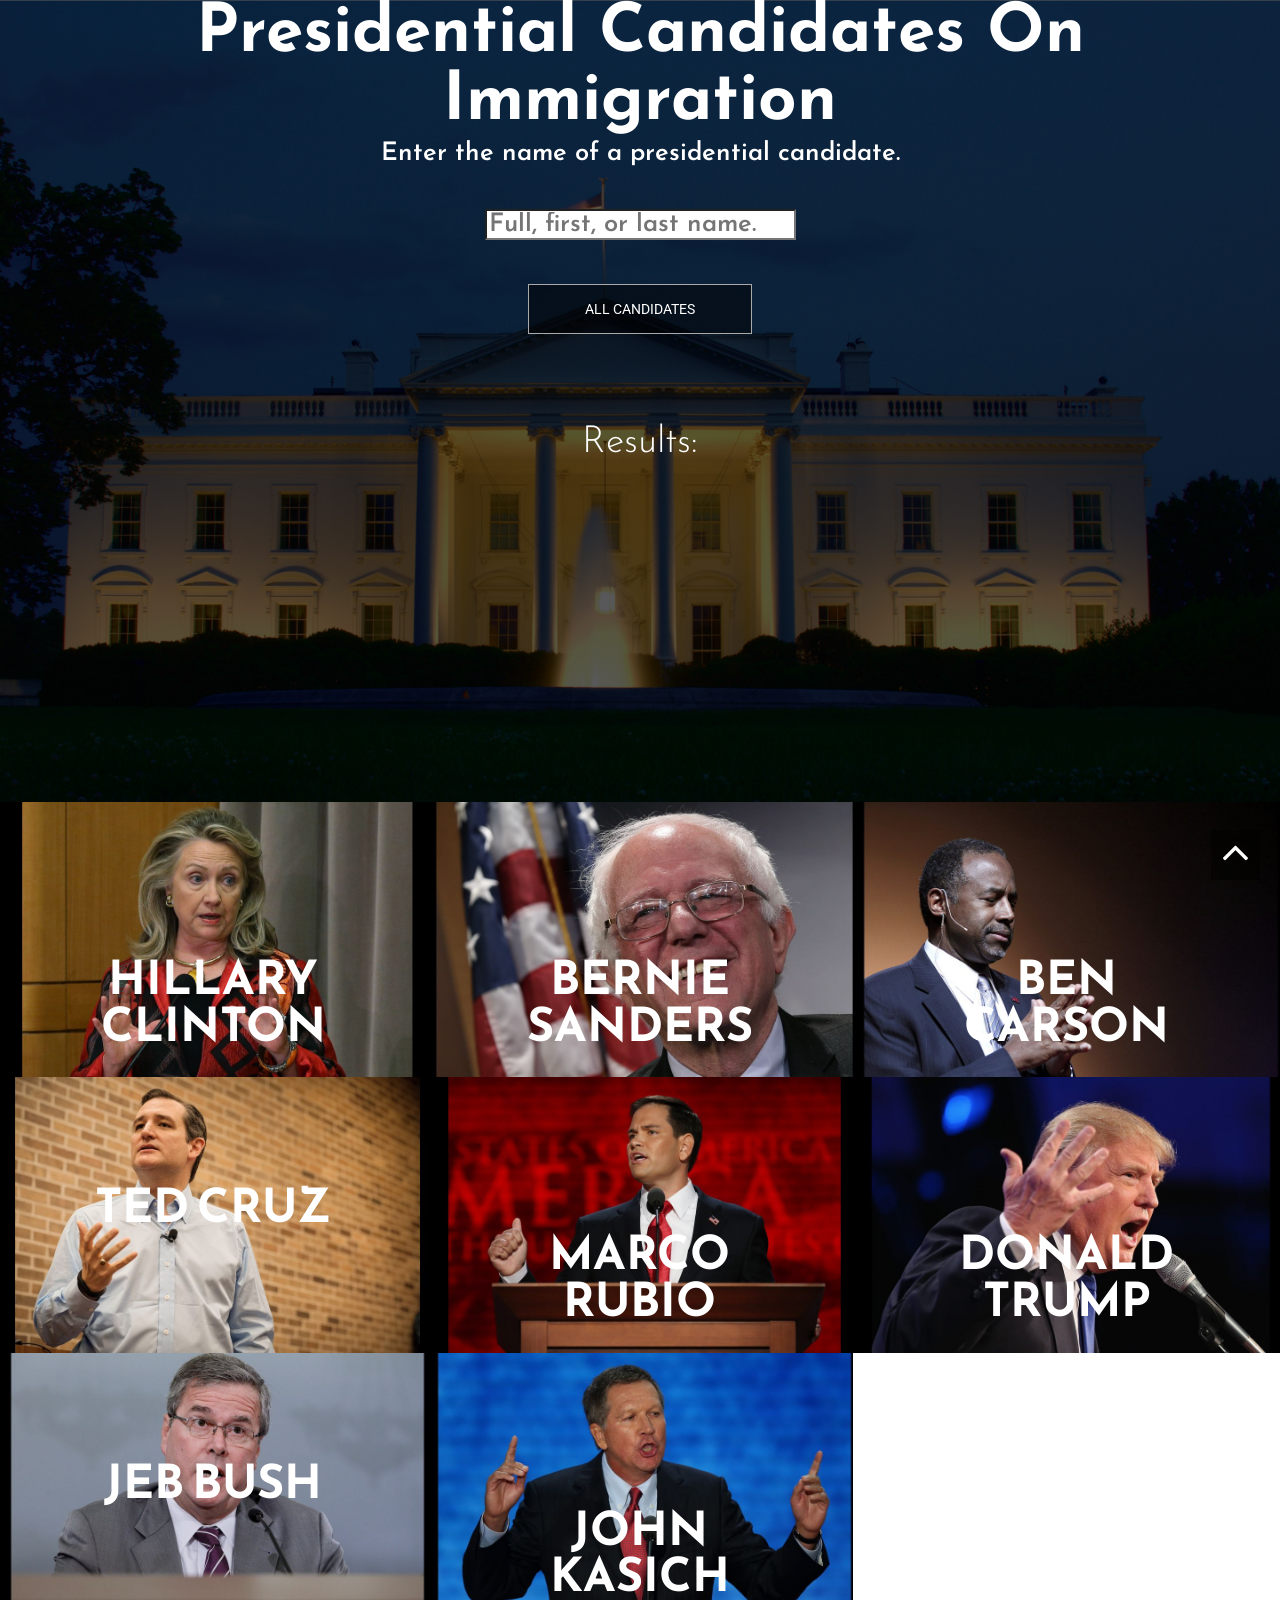
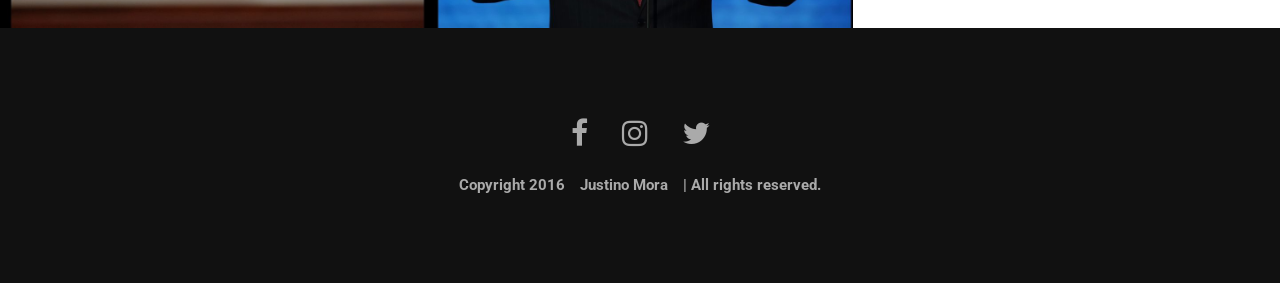
<file: index.html>
<!DOCTYPE html>
<html lang="en">
<head>
<meta charset="UTF-8" />
<meta http-equiv="Content-Type" content="text/html; charset=utf-8" />
<meta name="viewport" content="width=device-width, initial-scale=1, maximum-scale=1, user-scalable=no">
<title>Push4Reform: Presidential Candidates on Immigration</title>

<!-- Google fonts -->
<link href='http://fonts.googleapis.com/css?family=Roboto:400,300,700' rel='stylesheet' type='text/css'>
<link href='http://fonts.googleapis.com/css?family=Josefin+Sans:600' rel='stylesheet' type='text/css'>

<!-- font awesome -->
<link href="//maxcdn.bootstrapcdn.com/font-awesome/4.2.0/css/font-awesome.min.css" rel="stylesheet">

<!-- bootstrap -->
<link rel="stylesheet" href="assets/bootstrap/css/bootstrap.min.css" />

<!-- animate.css -->
<link rel="stylesheet" href="assets/animate/animate.css" />
<link rel="stylesheet" href="assets/animate/set.css" />

<!-- gallery -->
<link rel="stylesheet" href="assets/gallery/blueimp-gallery.min.css">

<!-- favicon -->
<link rel="shortcut icon" href="images/favicon.jpg" type="image/x-icon">
<link rel="icon" href="images/favicon.jpg" type="image/x-icon">


<link rel="stylesheet" href="assets/style.css">

<!-- my styles --> 
<link rel="stylesheet" href="mystyle.css">
</head>

<body>


<div id="home">
<!-- Slider Starts -->


<div class="banner">
          
          <div >  <!--class="caption" --> 
            <div class="caption-wrapper"> <!--  --> 
              <div class="caption-info">     <!-- -->          
              

              <div id="searchArea"> 
			    <h1 class="animated bounceInUp"><label for="search">Presidential Candidates on Immigration</label></h1>
			    <p class="animated bounceInLeft">Enter the name of a presidential candidate.</p>
			    <div class="animated bounceInUp"> <p><input type="search" name="search" id="search" placeholder="Full, first, or last name. "/></p></div>



				<div class="animated bounceInDown"><a href="#works" class="btn btn-default explore">All Candidates</a></div>
			</div>
              </div>
            </div>
          </div>
</div>

<!-- #Slider Ends -->
</div>

<!-- WORK ON THIS to display search results --> 			    	


<div id="testimonials" class="container spacer ">
	<h2 class="text-center  wowload fadeInUp">Results: </h2>
  <div class="clearfix">    
    <div class="col-sm-6 col-sm-offset-3">


    
    

		    <div id="carousel-testimonials" class="carousel slide testimonails  wowload fadeInRight" data-ride="carousel">
		    

		    


			     <div id="update"> <!-- DIV UPDATE --> 


			     

				</div> <!-- DIV UPDATE --> 


		   <!-- Indicators -->
		   	<ol class="carousel-indicators" id="indicator">
		    
		  	</ol>
		  	<!-- Indicators -->
		  </div>

	

  	

    </div>
  </div>



</div>


<!-- WORK ON THE ABOVE to display search results --> 




<!-- works -->
<div id="works"  class=" clearfix grid"> 
	
     
</div>
<!-- works ends -->



<!-- Team Members area start--> 

<!-- Team Members area end --> 

<!-- Footer Starts -->
<div class="footer text-center spacer">
<p class="wowload flipInX"><a target="_blank" href="https://www.facebook.com/justino.mora1"><i class="fa fa-facebook fa-2x"></i></a> <a target="_blank" href="http://www.instagram.com/jmora1/"><i class="fa fa-instagram fa-2x"></i></a> <a target="_blank" href="http://www.twitter.com/JustinoMora1"><i class="fa fa-twitter fa-2x"></i></a> </p>
<strong>Copyright 2016<a target="_blank" href="http://www.twitter.com/JustinoMora1">Justino Mora</a>|   All rights reserved.</strong>
</div>
<!-- # Footer Ends -->
<a href="#home" class="gototop "><i class="fa fa-angle-up  fa-3x"></i></a>





<!-- The Bootstrap Image Gallery lightbox, should be a child element of the document body -->
<div id="blueimp-gallery" class="blueimp-gallery blueimp-gallery-controls">
    <!-- The container for the modal slides -->
    <div class="slides"></div>
    <!-- Controls for the borderless lightbox -->
    <h3 class="title">Title</h3>
    <a class="prev">‹</a>
    <a class="next">›</a>
    <a class="close">×</a>
    <!-- The modal dialog, which will be used to wrap the lightbox content -->    
</div>



<!-- jquery -->
<script src="assets/jquery.js"></script>

<!-- wow script -->
<script src="assets/wow/wow.min.js"></script>

<!-- My Scripts --> 
<script src="myscripts.js"></script> 

<!-- boostrap -->
<script src="assets/bootstrap/js/bootstrap.js" type="text/javascript" ></script>

<!-- jquery mobile -->
<script src="assets/mobile/touchSwipe.min.js"></script>
<script src="assets/respond/respond.js"></script>

<!-- gallery -->
<script src="assets/gallery/jquery.blueimp-gallery.min.js"></script>




<!-- custom script -->
<script src="assets/script.js"></script>

</body>
</html>
</file>
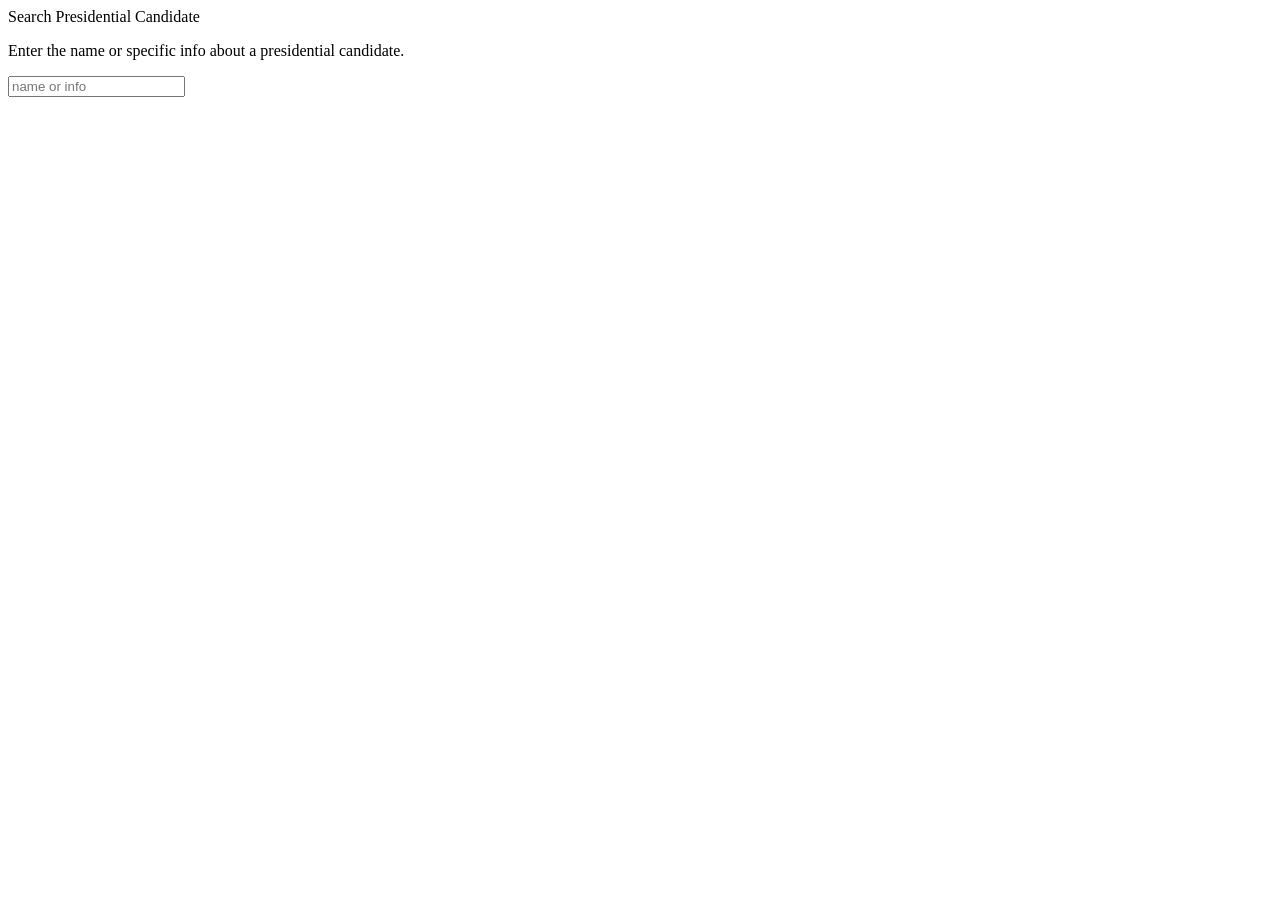
<file: indexOld.html>
<!DOCTYPE html> 

<html lang="eng"> 

<head> 
	<meta charset="UTF-8" /> 
	<title>Simple Live Search Engine</title> 
	<link rel="stylesheet" href="mystyle.css" /> 
</head> 
<body> 

<div id="searcharea"> 
	<label for="search">Search Presidential Candidate</label>
	<p>Enter the name or specific info about a presidential candidate.</p>
	<input type="search" name="search" id="search" placeholder="name or info"/>
</div>

<div id="update"> </div> 

<script src="https://ajax.googleapis.com/ajax/libs/jquery/2.2.0/jquery.min.js"></script>
<script src="myscripts.js"></script> 
</body>
</html>
</file>
<file: assets/animate/set.css>
.grid {
	position: relative;
	margin: 0 auto;
	list-style: none;
	text-align: center;
}

/* Common style */
.grid figure {
	position: relative;
	float: left;
	overflow: hidden;
	margin: 0;	/*change here for spacing*/	
	width: 33.333333333%;
	text-align: center;
	cursor: pointer;
}

.grid figure img {
	position: relative;
	display: block;
	max-width: 102%;
	opacity: 1;
}

.grid figure figcaption {
	padding: 2em;
	color: #fff;
	text-transform: uppercase;
	font-size: 1.25em;
	-webkit-backface-visibility: hidden;
	backface-visibility: hidden;
}

.grid figure figcaption::before,
.grid figure figcaption::after {
	pointer-events: none;
}

.grid figure figcaption,
.grid figure figcaption > a {
	position: absolute;
	top: 0;
	left: 0;
	width: 100%;
	height: 100%;
}

/* Anchor will cover the whole item by default */
/* For some effects it will show as a button */
.grid figure figcaption > a {
	z-index: 1000;
	text-indent: 200%;
	white-space: nowrap;
	font-size: 0;
	opacity: 0;
}

.grid figure h2 {
	word-spacing: -0.15em;
	font-weight: 700;
}

.grid figure h2,
.grid figure p {
	margin: 0;
}

.grid figure p {
	letter-spacing: 1px;
	font-size: 68.5%;
}

/* Individual effects */

/*---------------*/
/***** Lily *****/
/*---------------*/

figure.effect-lily img {
	max-width: none;
	width: -webkit-calc(100% + 50px);
	width: calc(100% + 50px);
	opacity: 0.7;
	-webkit-transition: opacity 0.35s, -webkit-transform 0.35s;
	transition: opacity 0.35s, transform 0.35s;
	-webkit-transform: translate3d(-40px,0, 0);
	transform: translate3d(-40px,0,0);
}

figure.effect-lily figcaption {
	text-align: left;
}

figure.effect-lily figcaption > div {
	position: absolute;
	bottom: 0;
	left: 0;
	padding: 2em;
	width: 100%;
	height: 50%;
}

figure.effect-lily h2,
figure.effect-lily p {
	-webkit-transform: translate3d(0,40px,0);
	transform: translate3d(0,40px,0);
}

figure.effect-lily h2 {
	-webkit-transition: -webkit-transform 0.35s;
	transition: transform 0.35s;
}

figure.effect-lily p {
	color: rgba(255,255,255,0.8);
	opacity: 0;
	-webkit-transition: opacity 0.2s, -webkit-transform 0.35s;
	transition: opacity 0.2s, transform 0.35s;
}

figure.effect-lily:hover img,
figure.effect-lily:hover p {
	opacity: 1;
}

figure.effect-lily:hover img,
figure.effect-lily:hover h2,
figure.effect-lily:hover p {
	-webkit-transform: translate3d(0,0,0);
	transform: translate3d(0,0,0);
}

figure.effect-lily:hover p {
	-webkit-transition-delay: 0.05s;
	transition-delay: 0.05s;
	-webkit-transition-duration: 0.35s;
	transition-duration: 0.35s;
}

/*---------------*/
/***** Sadie *****/
/*---------------*/

figure.effect-sadie figcaption::before {
	position: absolute;
	top: 0;
	left: 0;
	width: 100%;
	height: 100%;
	background: -webkit-linear-gradient(top, rgba(72,76,97,0) 0%, rgba(72,76,97,0.8) 75%);
	background: linear-gradient(to bottom, rgba(72,76,97,0) 0%, rgba(72,76,97,0.8) 75%);
	content: '';
	opacity: 0;
	-webkit-transform: translate3d(0,50%,0);
	transform: translate3d(0,50%,0);
}

figure.effect-sadie h2 {
	position: absolute;
	top: 50%;
	left: 0;
	width: 100%;
	color: #484c61;
	-webkit-transition: -webkit-transform 0.35s, color 0.35s;
	transition: transform 0.35s, color 0.35s;
	-webkit-transform: translate3d(0,-50%,0);
	transform: translate3d(0,-50%,0);
}

figure.effect-sadie figcaption::before,
figure.effect-sadie p {
	-webkit-transition: opacity 0.35s, -webkit-transform 0.35s;
	transition: opacity 0.35s, transform 0.35s;
}

figure.effect-sadie p {
	position: absolute;
	bottom: 0;
	left: 0;
	padding: 2em;
	width: 100%;
	opacity: 0;
	-webkit-transform: translate3d(0,10px,0);
	transform: translate3d(0,10px,0);
}

figure.effect-sadie:hover h2 {
	color: #fff;
	-webkit-transform: translate3d(0,-50%,0) translate3d(0,-40px,0);
	transform: translate3d(0,-50%,0) translate3d(0,-40px,0);
}

figure.effect-sadie:hover figcaption::before ,
figure.effect-sadie:hover p {
	opacity: 1;
	-webkit-transform: translate3d(0,0,0);
	transform: translate3d(0,0,0);
}

/*---------------*/
/***** Roxy *****/
/*---------------*/

figure.effect-roxy {
	background: -webkit-linear-gradient(45deg, #ff89e9 0%, #05abe0 100%);
	background: linear-gradient(45deg, #ff89e9 0%,#05abe0 100%);
}

figure.effect-roxy img {
	max-width: none;
	width: -webkit-calc(100% + 60px);
	width: calc(100% + 60px);
	-webkit-transition: opacity 0.35s, -webkit-transform 0.35s;
	transition: opacity 0.35s, transform 0.35s;
	-webkit-transform: translate3d(-50px,0,0);
	transform: translate3d(-50px,0,0);
}

figure.effect-roxy figcaption::before {
	position: absolute;
	top: 30px;
	right: 30px;
	bottom: 30px;
	left: 30px;
	border: 1px solid #fff;
	content: '';
	opacity: 0;
	-webkit-transition: opacity 0.35s, -webkit-transform 0.35s;
	transition: opacity 0.35s, transform 0.35s;
	-webkit-transform: translate3d(-20px,0,0);
	transform: translate3d(-20px,0,0);
}

figure.effect-roxy figcaption {
	padding: 3em;
	text-align: left;
}

figure.effect-roxy h2 {
	padding: 30% 0 10px 0;
}

figure.effect-roxy p {
	opacity: 0;
	-webkit-transition: opacity 0.35s, -webkit-transform 0.35s;
	transition: opacity 0.35s, transform 0.35s;
	-webkit-transform: translate3d(-10px,0,0);
	transform: translate3d(-10px,0,0);
}

figure.effect-roxy:hover img {
	opacity: 0.7;
	-webkit-transform: translate3d(0,0,0);
	transform: translate3d(0,0,0);
}

figure.effect-roxy:hover figcaption::before,
figure.effect-roxy:hover p {
	opacity: 1;
	-webkit-transform: translate3d(0,0,0);
	transform: translate3d(0,0,0);
}

/*---------------*/
/***** Bubba *****/
/*---------------*/

figure.effect-bubba {
	background: #9e5406;
}

figure.effect-bubba img {
	opacity: 0.7;
	-webkit-transition: opacity 0.35s;
	transition: opacity 0.35s;
}

figure.effect-bubba:hover img {
	opacity: 0.4;
}

figure.effect-bubba figcaption::before,
figure.effect-bubba figcaption::after {
	position: absolute;
	top: 30px;
	right: 30px;
	bottom: 30px;
	left: 30px;
	content: '';
	opacity: 0;
	-webkit-transition: opacity 0.35s, -webkit-transform 0.35s;
	transition: opacity 0.35s, transform 0.35s;
}

figure.effect-bubba figcaption::before {
	border-top: 1px solid #fff;
	border-bottom: 1px solid #fff;
	-webkit-transform: scale(0,1);
	transform: scale(0,1);
}

figure.effect-bubba figcaption::after {
	border-right: 1px solid #fff;
	border-left: 1px solid #fff;
	-webkit-transform: scale(1,0);
	transform: scale(1,0);
}

figure.effect-bubba h2 {
	padding-top: 30%;
	-webkit-transition: -webkit-transform 0.35s;
	transition: transform 0.35s;
	-webkit-transform: translate3d(0,-20px,0);
	transform: translate3d(0,-20px,0);
}

figure.effect-bubba p {
	padding: 20px 2.5em;
	opacity: 0;
	-webkit-transition: opacity 0.35s, -webkit-transform 0.35s;
	transition: opacity 0.35s, transform 0.35s;
	-webkit-transform: translate3d(0,20px,0);
	transform: translate3d(0,20px,0);
}

figure.effect-bubba:hover figcaption::before,
figure.effect-bubba:hover figcaption::after {
	opacity: 1;
	-webkit-transform: scale(1);
	transform: scale(1);
}

figure.effect-bubba:hover h2,
figure.effect-bubba:hover p {
	opacity: 1;
	-webkit-transform: translate3d(0,0,0);
	transform: translate3d(0,0,0);
}

/*---------------*/
/***** Romeo *****/
/*---------------*/

figure.effect-romeo {
	-webkit-perspective: 1000px;
	perspective: 1000px;
}

figure.effect-romeo img {
	-webkit-transition: opacity 0.35s, -webkit-transform 0.35s;
	transition: opacity 0.35s, transform 0.35s;
	-webkit-transform: translate3d(0,0,300px);
	transform: translate3d(0,0,300px);
}

figure.effect-romeo:hover img {
	opacity: 0.6;
	-webkit-transform: translate3d(0,0,0);
	transform: translate3d(0,0,0);
}

figure.effect-romeo figcaption::before,
figure.effect-romeo figcaption::after {
	position: absolute;
	top: 50%;
	left: 50%;
	width: 80%;
	height: 1px;
	background: #fff;
	content: '';
	-webkit-transition: opacity 0.35s, -webkit-transform 0.35s;
	transition: opacity 0.35s, transform 0.35s;
	-webkit-transform: translate3d(-50%,-50%,0);
	transform: translate3d(-50%,-50%,0);
}

figure.effect-romeo:hover figcaption::before {
	opacity: 0.5;
	-webkit-transform: translate3d(-50%,-50%,0) rotate(45deg);
	transform: translate3d(-50%,-50%,0) rotate(45deg);
}

figure.effect-romeo:hover figcaption::after {
	opacity: 0.5;
	-webkit-transform: translate3d(-50%,-50%,0) rotate(-45deg);
	transform: translate3d(-50%,-50%,0) rotate(-45deg);
}

figure.effect-romeo h2,
figure.effect-romeo p {
	position: absolute;
	top: 50%;
	left: 0;
	width: 100%;
	-webkit-transition: -webkit-transform 0.35s;
	transition: transform 0.35s;
}

figure.effect-romeo h2 {
	-webkit-transform: translate3d(0,-50%,0) translate3d(0,-150%,0);
	transform: translate3d(0,-50%,0) translate3d(0,-150%,0);
}

figure.effect-romeo p {
	padding: 0.25em 2em;
	-webkit-transform: translate3d(0,-50%,0) translate3d(0,150%,0);
	transform: translate3d(0,-50%,0) translate3d(0,150%,0);
}

figure.effect-romeo:hover h2 {
	-webkit-transform: translate3d(0,-50%,0) translate3d(0,-100%,0);
	transform: translate3d(0,-50%,0) translate3d(0,-100%,0);
}

figure.effect-romeo:hover p {
	-webkit-transform: translate3d(0,-50%,0) translate3d(0,100%,0);
	transform: translate3d(0,-50%,0) translate3d(0,100%,0);
}

/*---------------*/
/***** Layla *****/
/*---------------*/

figure.effect-layla {
	background: #18a367;
}

figure.effect-layla img {
	height: 390px;
}

figure.effect-layla figcaption {
	padding: 3em;
}

figure.effect-layla figcaption::before,
figure.effect-layla figcaption::after {
	position: absolute;
	content: '';
	opacity: 0;
}

figure.effect-layla figcaption::before {
	top: 50px;
	right: 30px;
	bottom: 50px;
	left: 30px;
	border-top: 1px solid #fff;
	border-bottom: 1px solid #fff;
	-webkit-transform: scale(0,1);
	transform: scale(0,1);
	-webkit-transform-origin: 0 0;
	transform-origin: 0 0;
}

figure.effect-layla figcaption::after {
	top: 30px;
	right: 50px;
	bottom: 30px;
	left: 50px;
	border-right: 1px solid #fff;
	border-left: 1px solid #fff;
	-webkit-transform: scale(1,0);
	transform: scale(1,0);
	-webkit-transform-origin: 100% 0;
	transform-origin: 100% 0;
}

figure.effect-layla h2 {
	padding-top: 26%;
	-webkit-transition: -webkit-transform 0.35s;
	transition: transform 0.35s;
}

figure.effect-layla p {
	padding: 0.5em 2em;
	text-transform: none;
	opacity: 0;
	-webkit-transform: translate3d(0,-10px,0);
	transform: translate3d(0,-10px,0);
}

figure.effect-layla img,
figure.effect-layla h2 {
	-webkit-transform: translate3d(0,-30px,0);
	transform: translate3d(0,-30px,0);
}

figure.effect-layla img,
figure.effect-layla figcaption::before,
figure.effect-layla figcaption::after,
figure.effect-layla p {
	-webkit-transition: opacity 0.35s, -webkit-transform 0.35s;
	transition: opacity 0.35s, transform 0.35s;
}

figure.effect-layla:hover img {
	opacity: 0.7;
	-webkit-transform: translate3d(0,0,0);
	transform: translate3d(0,0,0);
}

figure.effect-layla:hover figcaption::before,
figure.effect-layla:hover figcaption::after {
	opacity: 1;
	-webkit-transform: scale(1);
	transform: scale(1);
}

figure.effect-layla:hover h2,
figure.effect-layla:hover p {
	opacity: 1;
	-webkit-transform: translate3d(0,0,0);
	transform: translate3d(0,0,0);
}

figure.effect-layla:hover figcaption::after,
figure.effect-layla:hover h2,
figure.effect-layla:hover p,
figure.effect-layla:hover img {
	-webkit-transition-delay: 0.15s;
	transition-delay: 0.15s;
}

/*---------------*/
/***** Honey *****/
/*---------------*/

figure.effect-honey {
	background: #4a3753;
}

figure.effect-honey img {
	opacity: 0.9;
	-webkit-transition: opacity 0.35s;
	transition: opacity 0.35s;
}

figure.effect-honey:hover img {
	opacity: 0.5;
}

figure.effect-honey figcaption::before {
	position: absolute;
	bottom: 0;
	left: 0;
	width: 100%;
	height: 10px;
	background: #fff;
	content: '';
	-webkit-transform: translate3d(0,10px,0);
	transform: translate3d(0,10px,0);
}

figure.effect-honey h2 {
	position: absolute;
	bottom: 0;
	left: 0;
	padding: 1em 1.5em;
	width: 100%;
	text-align: left;
	-webkit-transform: translate3d(0,-30px,0);
	transform: translate3d(0,-30px,0);
}

figure.effect-honey h2 i {
	font-style: normal;
	opacity: 0;
	-webkit-transition: opacity 0.35s, -webkit-transform 0.35s;
	transition: opacity 0.35s, transform 0.35s;
	-webkit-transform: translate3d(0,-30px,0);
	transform: translate3d(0,-30px,0);
}

figure.effect-honey figcaption::before,
figure.effect-honey h2 {
	-webkit-transition: -webkit-transform 0.35s;
	transition: transform 0.35s;
}

figure.effect-honey:hover figcaption::before,
figure.effect-honey:hover h2,
figure.effect-honey:hover h2 i {
	opacity: 1;
	-webkit-transform: translate3d(0,0,0);
	transform: translate3d(0,0,0);
}

/*---------------*/
/***** Oscar *****/
/*---------------*/

figure.effect-oscar {
/*	background: -webkit-linear-gradient(45deg, #22682a 0%, #9b4a1b 40%, #3a342a 100%);
	background: linear-gradient(45deg, #22682a 0%,#9b4a1b 40%,#3a342a 100%);*/
}

/*figure.effect-oscar img {
	opacity: 0.9;
	-webkit-transition: opacity 0.35s;
	transition: opacity 0.35s;
}
*/
figure.effect-oscar figcaption {
	padding: 15%;
/*	background-color: rgba(58,52,42,0.7);
	-webkit-transition: background-color 0.35s;
	transition: background-color 0.35s;*/
}

figure.effect-oscar figcaption::before {
	position: absolute;
	top: 30px;
	right: 30px;
	bottom: 30px;
	left: 30px;
	border: 1px solid #fff;
	content: '';
}

figure.effect-oscar h2 {
	margin: 0;
	line-height: 1em;
	-webkit-transition: -webkit-transform 0.35s;
	transition: transform 0.35s;
	-webkit-transform: translate3d(0,100%,0);
	transform: translate3d(0,100%,0);
}

figure.effect-oscar figcaption::before,
figure.effect-oscar p {
	opacity: 0;
	-webkit-transition: opacity 0.35s, -webkit-transform 0.35s;
	transition: opacity 0.35s, transform 0.35s;
	-webkit-transform: scale(0);
	transform: scale(0);
}

figure.effect-oscar:hover h2 {
	-webkit-transform: translate3d(0,0,0);
	transform: translate3d(0,0,0);
}

figure.effect-oscar:hover figcaption::before,
figure.effect-oscar:hover p {
	opacity: 1;
	-webkit-transform: scale(1);
	transform: scale(1);
}

figure.effect-oscar:hover figcaption {
	background-color: rgba(0,0,0,0.8);
}

figure.effect-oscar:hover img {
	opacity: 0.4;
}

/*---------------*/
/***** Marley *****/
/*---------------*/

figure.effect-marley figcaption {
	text-align: right;
}

figure.effect-marley h2,
figure.effect-marley p {
	position: absolute;
	right: 30px;
	left: 30px;
	padding: 10px 0;
}


figure.effect-marley p {
	bottom: 30px;
	line-height: 1.5;
	-webkit-transform: translate3d(0,100%,0);
	transform: translate3d(0,100%,0);
}

figure.effect-marley h2 {
	top: 30px;
	-webkit-transition: -webkit-transform 0.35s;
	transition: transform 0.35s;
	-webkit-transform: translate3d(0,20px,0);
	transform: translate3d(0,20px,0);
}

figure.effect-marley:hover h2 {
	-webkit-transform: translate3d(0,0,0);
	transform: translate3d(0,0,0);
}

figure.effect-marley h2::after {
	position: absolute;
	top: 100%;
	left: 0;
	width: 100%;
	height: 4px;
	background: #fff;
	content: '';
	-webkit-transform: translate3d(0,40px,0);
	transform: translate3d(0,40px,0);
}

figure.effect-marley h2::after,
figure.effect-marley p {
	opacity: 0;
	-webkit-transition: opacity 0.35s, -webkit-transform 0.35s;
	transition: opacity 0.35s, transform 0.35s;
}

figure.effect-marley:hover h2::after,
figure.effect-marley:hover p {
	opacity: 1;
	-webkit-transform: translate3d(0,0,0);
	transform: translate3d(0,0,0);
}

/*---------------*/
/***** Ruby *****/
/*---------------*/

figure.effect-ruby {
	background-color: #17819c;
}

figure.effect-ruby img {
	opacity: 0.7;
	-webkit-transition: opacity 0.35s, -webkit-transform 0.35s;
	transition: opacity 0.35s, transform 0.35s;
	-webkit-transform: scale(1.15);
	transform: scale(1.15);
}

figure.effect-ruby:hover img {
	opacity: 0.5;
	-webkit-transform: scale(1);
	transform: scale(1);
}

figure.effect-ruby h2 {
	margin-top: 20%;
	-webkit-transition: -webkit-transform 0.35s;
	transition: transform 0.35s;
	-webkit-transform: translate3d(0,20px,0);
	transform: translate3d(0,20px,0);
}

figure.effect-ruby p {
	margin: 1em 0 0;
	padding: 3em;
	border: 1px solid #fff;
	opacity: 0;
	-webkit-transition: opacity 0.35s, -webkit-transform 0.35s;
	transition: opacity 0.35s, transform 0.35s;
	-webkit-transform: translate3d(0,20px,0) scale(1.1);
	transform: translate3d(0,20px,0) scale(1.1);
} 

figure.effect-ruby:hover h2 {
	-webkit-transform: translate3d(0,0,0);
	transform: translate3d(0,0,0);
}

figure.effect-ruby:hover p {
	opacity: 1;
	-webkit-transform: translate3d(0,0,0) scale(1);
	transform: translate3d(0,0,0) scale(1);
}

/*---------------*/
/***** Milo *****/
/*---------------*/

figure.effect-milo {
	background: #2e5d5a;
}

figure.effect-milo img {
	max-width: none;
	width: -webkit-calc(100% + 60px);
	width: calc(100% + 60px);
	opacity: 1;
	-webkit-transition: opacity 0.35s, -webkit-transform 0.35s;
	transition: opacity 0.35s, transform 0.35s;
	-webkit-transform: translate3d(-30px,0,0) scale(1.12);
	transform: translate3d(-30px,0,0) scale(1.12);
	-webkit-backface-visibility: hidden;
	backface-visibility: hidden;
}

figure.effect-milo:hover img {
	opacity: 0.5;
	-webkit-transform: translate3d(0,0,0) scale(1);
	transform: translate3d(0,0,0) scale(1);
}

figure.effect-milo h2 {
	position: absolute;
	right: 0;
	bottom: 0;
	padding: 1em 1.2em;
}

figure.effect-milo p {
	padding: 0 10px 0 0;
	width: 50%;
	border-right: 1px solid #fff;
	text-align: right;
	opacity: 0;
	-webkit-transition: opacity 0.35s, -webkit-transform 0.35s;
	transition: opacity 0.35s, transform 0.35s;
	-webkit-transform: translate3d(-40px,0,0);
	transform: translate3d(-40px,0,0);
}

figure.effect-milo:hover p {
	opacity: 1;
	-webkit-transform: translate3d(0,0,0);
	transform: translate3d(0,0,0);
}

/*---------------*/
/***** Dexter *****/
/*---------------*/

figure.effect-dexter {
	background: -webkit-linear-gradient(top, rgba(37,141,200,1) 0%, rgba(104,60,19,1) 100%);
	background: linear-gradient(to bottom, rgba(37,141,200,1) 0%,rgba(104,60,19,1) 100%); 
}

figure.effect-dexter img {
	-webkit-transition: opacity 0.35s;
	transition: opacity 0.35s;
}

figure.effect-dexter:hover img {
	opacity: 0.4;
}

figure.effect-dexter figcaption::after {
	position: absolute;
	right: 30px;
	bottom: 30px;
	left: 30px;
	height: -webkit-calc(50% - 30px);
	height: calc(50% - 30px);
	border: 7px solid #fff;
	content: '';
	-webkit-transition: -webkit-transform 0.35s;
	transition: transform 0.35s;
	-webkit-transform: translate3d(0,-100%,0);
	transform: translate3d(0,-100%,0);
}

figure.effect-dexter:hover figcaption::after {
	-webkit-transform: translate3d(0,0,0);
	transform: translate3d(0,0,0);
}

figure.effect-dexter figcaption {
	padding: 3em;
	text-align: left;
}

figure.effect-dexter p {
	position: absolute;
	right: 60px;
	bottom: 60px;
	left: 60px;
	opacity: 0;
	-webkit-transition: opacity 0.35s, -webkit-transform 0.35s;
	transition: opacity 0.35s, transform 0.35s;
	-webkit-transform: translate3d(0,-100px,0);
	transform: translate3d(0,-100px,0);
}

figure.effect-dexter:hover p {
	opacity: 1;
	-webkit-transform: translate3d(0,0,0);
	transform: translate3d(0,0,0);
}

/*---------------*/
/***** Sarah *****/
/*---------------*/

figure.effect-sarah {
	background: #42b078;
}

figure.effect-sarah img {
	max-width: none;
	width: -webkit-calc(100% + 20px);
	width: calc(100% + 20px);
	-webkit-transition: opacity 0.35s, -webkit-transform 0.35s;
	transition: opacity 0.35s, transform 0.35s;
	-webkit-transform: translate3d(-10px,0,0);
	transform: translate3d(-10px,0,0);
	-webkit-backface-visibility: hidden;
	backface-visibility: hidden;
}

figure.effect-sarah:hover img {
	opacity: 0.4;
	-webkit-transform: translate3d(0,0,0);
	transform: translate3d(0,0,0);
}

figure.effect-sarah figcaption {
	text-align: left;
}

figure.effect-sarah h2 {
	position: relative;
	overflow: hidden;
	padding: 0.5em 0;
}

figure.effect-sarah h2::after {
	position: absolute;
	bottom: 0;
	left: 0;
	width: 100%;
	height: 3px;
	background: #fff;
	content: '';
	-webkit-transition: -webkit-transform 0.35s;
	transition: transform 0.35s;
	-webkit-transform: translate3d(-100%,0,0);
	transform: translate3d(-100%,0,0);
}

figure.effect-sarah:hover h2::after {
	-webkit-transform: translate3d(0,0,0);
	transform: translate3d(0,0,0);
}

figure.effect-sarah p {
	padding: 1em 0;
	opacity: 0;
	-webkit-transition: opacity 0.35s, -webkit-transform 0.35s;
	transition: opacity 0.35s, transform 0.35s;
	-webkit-transform: translate3d(100%,0,0);
	transform: translate3d(100%,0,0);
}

figure.effect-sarah:hover p {
	opacity: 1;
	-webkit-transform: translate3d(0,0,0);
	transform: translate3d(0,0,0);
}

/*---------------*/
/***** Zoe *****/
/*---------------*/

figure.effect-zoe figcaption {
	top: auto;
	bottom: 0;
	padding: 1em;
	height: 3.75em;
	background: #fff;
	color: #3c4a50;
	-webkit-transition: -webkit-transform 0.35s;
	transition: transform 0.35s;
	-webkit-transform: translate3d(0,100%,0);
	transform: translate3d(0,100%,0);
}

figure.effect-zoe h2 {
	float: left;
}

figure.effect-zoe p.icon-links a {
	float: right;
	color: #3c4a50;
	font-size: 1.4em;
}

figure.effect-zoe:hover p.icon-links a:hover,
figure.effect-zoe:hover p.icon-links a:focus {
	color: #252d31;
}

figure.effect-zoe p.description {
	position: absolute;
	bottom: 8em;
	padding: 2em;
	color: #fff;
	text-transform: none;
	font-size: 90%;
	opacity: 0;
	-webkit-transition: opacity 0.35s;
	transition: opacity 0.35s;
	-webkit-backface-visibility: hidden; /* Fix for Chrome 37.0.2062.120 (Mac) */
}

figure.effect-zoe h2,
figure.effect-zoe p.icon-links a {
	-webkit-transition: -webkit-transform 0.35s;
	transition: transform 0.35s;
	-webkit-transform: translate3d(0,200%,0);
	transform: translate3d(0,200%,0);
}

figure.effect-zoe p.icon-links a span::before {
	display: inline-block;
	padding: 8px 10px;
	font-family: 'feathericons';
	speak: none;
	-webkit-font-smoothing: antialiased;
	-moz-osx-font-smoothing: grayscale;
}

.icon-eye::before {
	content: '\e000';
}

.icon-paper-clip::before {
	content: '\e001';
}

.icon-heart::before {
	content: '\e024';
}

figure.effect-zoe h2 {
	display: inline-block;
}

figure.effect-zoe:hover p.description {
	opacity: 1;
}

figure.effect-zoe:hover figcaption,
figure.effect-zoe:hover h2,
figure.effect-zoe:hover p.icon-links a {
	-webkit-transform: translate3d(0,0,0);
	transform: translate3d(0,0,0);
}

figure.effect-zoe:hover h2 {
	-webkit-transition-delay: 0.05s;
	transition-delay: 0.05s;
}

figure.effect-zoe:hover p.icon-links a:nth-child(3) {
	-webkit-transition-delay: 0.1s;
	transition-delay: 0.1s;
}

figure.effect-zoe:hover p.icon-links a:nth-child(2) {
	-webkit-transition-delay: 0.15s;
	transition-delay: 0.15s;
}

figure.effect-zoe:hover p.icon-links a:first-child {
	-webkit-transition-delay: 0.2s;
	transition-delay: 0.2s;
}

/*---------------*/
/***** Chico *****/
/*---------------*/

figure.effect-chico img {
	-webkit-transition: opacity 0.35s, -webkit-transform 0.35s;
	transition: opacity 0.35s, transform 0.35s;
	-webkit-transform: scale(1.12);
	transform: scale(1.12);
}

figure.effect-chico:hover img {
	opacity: 0.5;
	-webkit-transform: scale(1);
	transform: scale(1);
}

figure.effect-chico figcaption {
	padding: 3em;	
}

figure.effect-chico figcaption::before {
	position: absolute;
	top: 30px;
	right: 30px;
	bottom: 30px;
	left: 30px;
	border: 1px solid #fff;
	content: '';
	-webkit-transform: scale(1.1);
	transform: scale(1.1);
	background: rgba(0,0,0,0.5);
}

figure.effect-chico figcaption::before,
figure.effect-chico p {
	opacity: 0;
	-webkit-transition: opacity 0.35s, -webkit-transform 0.35s;
	transition: opacity 0.35s, transform 0.35s;
}

figure.effect-chico h2 {
	padding: 20% 0 20px 0;
}

figure.effect-chico p {
	margin: 0 auto;
	max-width: 200px;
	-webkit-transform: scale(1.5);
	transform: scale(1.5);
}

figure.effect-chico:hover figcaption::before,
figure.effect-chico:hover p {
	opacity: 1;
	-webkit-transform: scale(1);
	transform: scale(1);
}

@media screen and (max-width: 50em) {
	.content {
		padding: 0 10px;
		text-align: center;
	}
	.grid figure {
		width: 50%;
	}
}


@media (max-width: 639px) {
	.grid figure {width: 100%;}
}
</file>
<file: assets/style.css>
body {	color:#fff;	font:300 15px/15px Roboto,Arial,Helvetica;background:url(../images/bg.jpg) right no-repeat fixed #fff;background-size: cover; -webkit-font-smoothing:antialiased;}

a{color:#00a9c6; text-decoration:none;}
a:hover{color:#666;}
.btn,a,.btn:hover,a:hover {
-webkit-transition: all 0.3s ease-in-out;
-moz-transition: all 0.3s ease-in-out;
-ms-transition: all 0.3s ease-in-out;
-o-transition: all 0.3s ease-in-out;
transition: all 0.3s ease-in-out;
outline: none !important;
}

h1,h2,h3,h4{margin: 0;line-height: 1em;}
h2{font:300 2.5em Josefin Sans,Arial,Helvetica;margin-bottom: 1.5em;}
h3{font:300 2em Roboto,Arial,Helvetica;margin:2em 0 1em 0;}
h4{font:300 1.5em Roboto,Arial,Helvetica;margin-bottom: 1em;}
h4 i{margin-right: 0.5em;}

p{font-size:1em;line-height: 1.7em; margin-bottom: 1.7em;}

.spacer{padding: 6em 0;}

.btn{border:none;border-radius: 0;padding: 1em 4em;background: rgba(0,0,0,0.5);text-transform: uppercase;}
.btn:hover,.btn:active{color: #fff;}
.btn-default{color: #ccc;border: 1px solid #aaa;}
.btn-default:hover,.btn-default:active{background: rgba(0,0,0,0.8);}
.btn-primary{color: #fff;background:#666;width: 100%;outline: none;}
.btn-primary:hover,.btn-primary:active,.btn-primary:focus{background:#333;box-shadow: none;}



#head,.carousel{margin-top: 0;}


/*banner*/
.banner{position: relative;}
.banner .caption{position: absolute;top: 0;left:0; right: 0; bottom: 0;background:rgba(0,0,0,0.9); }
.banner .caption-wrapper{display: table;height: 100%;width: 100%;}
.banner .caption-info{display: table-cell;vertical-align: middle;text-align: center;color: #fff;}
.banner .caption-info h1{font:normal 4.5em Josefin Sans,Arial,Helvetica;text-transform:capitalize;}
.banner .caption-info p{font:600 1.7em Josefin Sans,Arial,Helvetica;}
.banner a.explore{color: #fff;}
.explore{margin: 0 1em;}
.banner img.profile{border:5px solid #333;}



/*foods*/
#works figcaption a{border:1px solid #fff;margin-top: 1em;display: inline-block;color: #fff;padding: 0 2em;}
#works figcaption a:hover{text-decoration: none;padding: 0 3em;}
/*foods*/

/*testimonials*/
.testimonails{min-height: 195px;}
.testimonails img{margin-top: 5px;}
.testimonails span{color: #888;}
.testimonails span b{font-weight: 400;}
.carousel-indicators li{border: 1px solid #ccc;}
.carousel-indicators{bottom: 0;}







/*contact*/
.contactform textarea,.contactform input{width: 100%;padding:1em;border:1px solid #ccc;margin-bottom: 1em;border-radius: 0;outline: none;}
/*contact*/

.footer{background-color: #111; color: #fff; font-size: 1em;color: #aaa;}
.footer a{color: #aaa;margin: 0 1em; }

.gototop{position: fixed;bottom: 20px; right: 20px;background: rgba(0,0,0,0.5);padding: 10px;color: #fff;}
.gototop i{line-height: 0.5em;}


@media (max-width: 1200px) {
	body{font:300 13px/13px Roboto,Arial,Helvetica;}
	
	.grid figure h2{font: 700 1.5em Roboto,Arial,Helvetica;}
	figure.effect-oscar figcaption{padding: 12%;}
	figure.effect-oscar figcaption::before,figure.effect-chico figcaption::before{top: 20px;right: 20px;bottom: 20px;left: 20px;}

}

@media (max-width: 900px) {
	h1{font: 700 3.5em Roboto,Arial,Helvetica;}
	h4 {font: 300 1.3em Roboto,Arial,Helvetica;}
	.btn{padding: 1em 2em;}
	figure.effect-chico figcaption {padding: 2em;}	
	figure.effect-oscar figcaption {padding: 20%;}
	figure.effect-chico figcaption::before{top: 10px;right: 10px;bottom: 10px;left: 10px;}
	.grid figure.effect-chico p{font-size: 0.6em;line-height: 1.5em;}	
}


@media (max-width: 767px) {
	body{font:300 12px/12px Roboto,Arial,Helvetica;}

	.banner .caption,.carousel-caption,.carousel-control,.carousel-indicators{display: none;}

	h2.text-center{text-align: left;font-size: 1.7em;}
	h4 {font: 300 1.2em Roboto,Arial,Helvetica;}
	

	.spacer{padding:2em 0 ;}
	.grid.team div{margin: 0;padding: 0;}
	figure.effect-chico figcaption {padding: 1.5em;}
	.footer{padding-bottom: 2em;}
}
</file>
<file: mystyle.css>
#search {
	color: black;
}
</file>
<file: assets/gallery/blueimp-gallery.min.css>
@charset "UTF-8";.blueimp-gallery,.blueimp-gallery>.slides>.slide>.slide-content{position:absolute;top:0;right:0;bottom:0;left:0;-moz-backface-visibility:hidden}.blueimp-gallery>.slides>.slide>.slide-content{margin:auto;width:auto;height:auto;max-width:100%;max-height:100%;opacity:1}.blueimp-gallery{position:fixed;z-index:999999;overflow:hidden;background:#000;background:rgba(0,0,0,.9);opacity:0;display:none;direction:ltr;-ms-touch-action:none;touch-action:none}.blueimp-gallery-carousel{position:relative;z-index:auto;margin:1em auto;padding-bottom:56.25%;box-shadow:0 0 10px #000;-ms-touch-action:pan-y;touch-action:pan-y}.blueimp-gallery-display{display:block;opacity:1}.blueimp-gallery>.slides{position:relative;height:100%;overflow:hidden}.blueimp-gallery-carousel>.slides{position:absolute}.blueimp-gallery>.slides>.slide{position:relative;float:left;height:100%;text-align:center;-webkit-transition-timing-function:cubic-bezier(0.645,.045,.355,1);-moz-transition-timing-function:cubic-bezier(0.645,.045,.355,1);-ms-transition-timing-function:cubic-bezier(0.645,.045,.355,1);-o-transition-timing-function:cubic-bezier(0.645,.045,.355,1);transition-timing-function:cubic-bezier(0.645,.045,.355,1)}.blueimp-gallery,.blueimp-gallery>.slides>.slide>.slide-content{-webkit-transition:opacity .5s linear;-moz-transition:opacity .5s linear;-ms-transition:opacity .5s linear;-o-transition:opacity .5s linear;transition:opacity .5s linear}.blueimp-gallery>.slides>.slide-loading{background:url(../img/loading.gif) center no-repeat;background-size:64px 64px}.blueimp-gallery>.slides>.slide-loading>.slide-content{opacity:0}.blueimp-gallery>.slides>.slide-error{background:url(../img/error.png) center no-repeat}.blueimp-gallery>.slides>.slide-error>.slide-content{display:none}.blueimp-gallery>.prev,.blueimp-gallery>.next{position:absolute;top:50%;left:15px;width:40px;height:40px;margin-top:-23px;font-family:"Helvetica Neue",Helvetica,Arial,sans-serif;font-size:60px;font-weight:100;line-height:30px;color:#fff;text-decoration:none;text-shadow:0 0 2px #000;text-align:center;background:#222;background:rgba(0,0,0,.5);-webkit-box-sizing:content-box;-moz-box-sizing:content-box;box-sizing:content-box;border:3px solid #fff;-webkit-border-radius:23px;-moz-border-radius:23px;border-radius:23px;opacity:.5;cursor:pointer;display:none}.blueimp-gallery>.next{left:auto;right:15px}.blueimp-gallery>.close,.blueimp-gallery>.title{position:absolute;top:15px;left:15px;margin:0 40px 0 0;font-size:20px;line-height:30px;color:#fff;text-shadow:0 0 2px #000;opacity:.8;display:none}.blueimp-gallery>.close{padding:15px;right:15px;left:auto;margin:-15px;font-size:30px;text-decoration:none;cursor:pointer}.blueimp-gallery>.play-pause{position:absolute;right:15px;bottom:15px;width:15px;height:15px;background:url(../img/play-pause.png) 0 0 no-repeat;cursor:pointer;opacity:.5;display:none}.blueimp-gallery-playing>.play-pause{background-position:-15px 0}.blueimp-gallery>.prev:hover,.blueimp-gallery>.next:hover,.blueimp-gallery>.close:hover,.blueimp-gallery>.title:hover,.blueimp-gallery>.play-pause:hover{color:#fff;opacity:1}.blueimp-gallery-controls>.prev,.blueimp-gallery-controls>.next,.blueimp-gallery-controls>.close,.blueimp-gallery-controls>.title,.blueimp-gallery-controls>.play-pause{display:block;-webkit-transform:translateZ(0);-moz-transform:translateZ(0);-ms-transform:translateZ(0);-o-transform:translateZ(0);transform:translateZ(0)}.blueimp-gallery-single>.prev,.blueimp-gallery-left>.prev,.blueimp-gallery-single>.next,.blueimp-gallery-right>.next,.blueimp-gallery-single>.play-pause{display:none}.blueimp-gallery>.slides>.slide>.slide-content,.blueimp-gallery>.prev,.blueimp-gallery>.next,.blueimp-gallery>.close,.blueimp-gallery>.play-pause{-webkit-user-select:none;-khtml-user-select:none;-moz-user-select:none;-ms-user-select:none;user-select:none}body:last-child .blueimp-gallery>.slides>.slide-error{background-image:url(../img/error.svg)}body:last-child .blueimp-gallery>.play-pause{width:20px;height:20px;background-size:40px 20px;background-image:url(../img/play-pause.svg)}body:last-child .blueimp-gallery-playing>.play-pause{background-position:-20px 0}*+html .blueimp-gallery>.slides>.slide{min-height:300px}*+html .blueimp-gallery>.slides>.slide>.slide-content{position:relative}@charset "UTF-8";.blueimp-gallery>.indicator{position:absolute;top:auto;right:15px;bottom:15px;left:15px;margin:0 40px;padding:0;list-style:none;text-align:center;line-height:10px;display:none}.blueimp-gallery>.indicator>li{display:inline-block;width:9px;height:9px;margin:6px 3px 0;-webkit-box-sizing:content-box;-moz-box-sizing:content-box;box-sizing:content-box;border:1px solid transparent;background:#ccc;background:rgba(255,255,255,.25)center no-repeat;border-radius:5px;box-shadow:0 0 2px #000;opacity:.5;cursor:pointer}.blueimp-gallery>.indicator>li:hover,.blueimp-gallery>.indicator>.active{background-color:#fff;border-color:#fff;opacity:1}.blueimp-gallery-controls>.indicator{display:block;-webkit-transform:translateZ(0);-moz-transform:translateZ(0);-ms-transform:translateZ(0);-o-transform:translateZ(0);transform:translateZ(0)}.blueimp-gallery-single>.indicator{display:none}.blueimp-gallery>.indicator{-webkit-user-select:none;-khtml-user-select:none;-moz-user-select:none;-ms-user-select:none;user-select:none}*+html .blueimp-gallery>.indicator>li{display:inline}@charset "UTF-8";.blueimp-gallery>.slides>.slide>.video-content>img{position:absolute;top:0;right:0;bottom:0;left:0;margin:auto;width:auto;height:auto;max-width:100%;max-height:100%;-moz-backface-visibility:hidden}.blueimp-gallery>.slides>.slide>.video-content>video{position:absolute;top:0;left:0;width:100%;height:100%}.blueimp-gallery>.slides>.slide>.video-content>iframe{position:absolute;top:100%;left:0;width:100%;height:100%;border:none}.blueimp-gallery>.slides>.slide>.video-playing>iframe{top:0}.blueimp-gallery>.slides>.slide>.video-content>a{position:absolute;top:50%;right:0;left:0;margin:-64px auto 0;width:128px;height:128px;background:url(../img/video-play.png) center no-repeat;opacity:.8;cursor:pointer}.blueimp-gallery>.slides>.slide>.video-content>a:hover{opacity:1}.blueimp-gallery>.slides>.slide>.video-playing>a,.blueimp-gallery>.slides>.slide>.video-playing>img{display:none}.blueimp-gallery>.slides>.slide>.video-content>video{display:none}.blueimp-gallery>.slides>.slide>.video-playing>video{display:block}.blueimp-gallery>.slides>.slide>.video-loading>a{background:url(../img/loading.gif) center no-repeat;background-size:64px 64px}body:last-child .blueimp-gallery>.slides>.slide>.video-content:not(.video-loading)>a{background-image:url(../img/video-play.svg)}*+html .blueimp-gallery>.slides>.slide>.video-content{height:100%}*+html .blueimp-gallery>.slides>.slide>.video-content>a{left:50%;margin-left:-64px}
</file>
